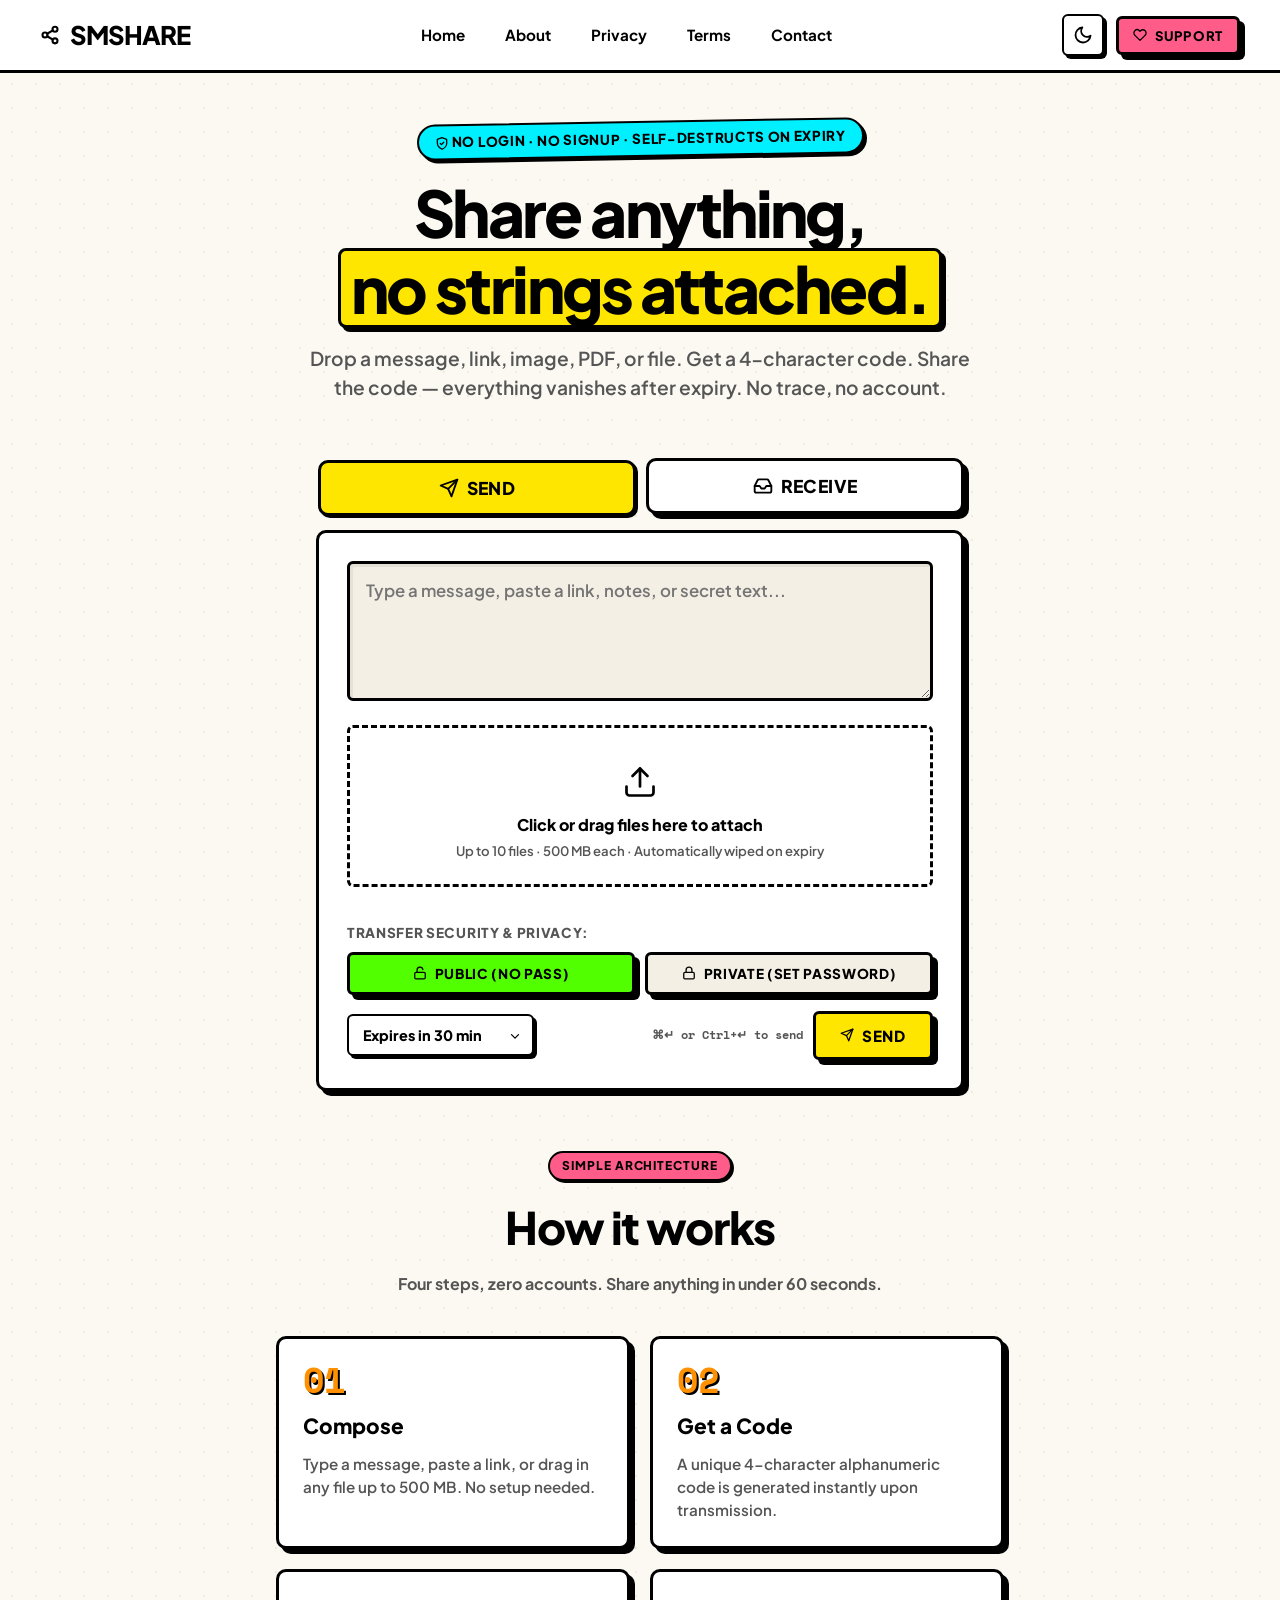
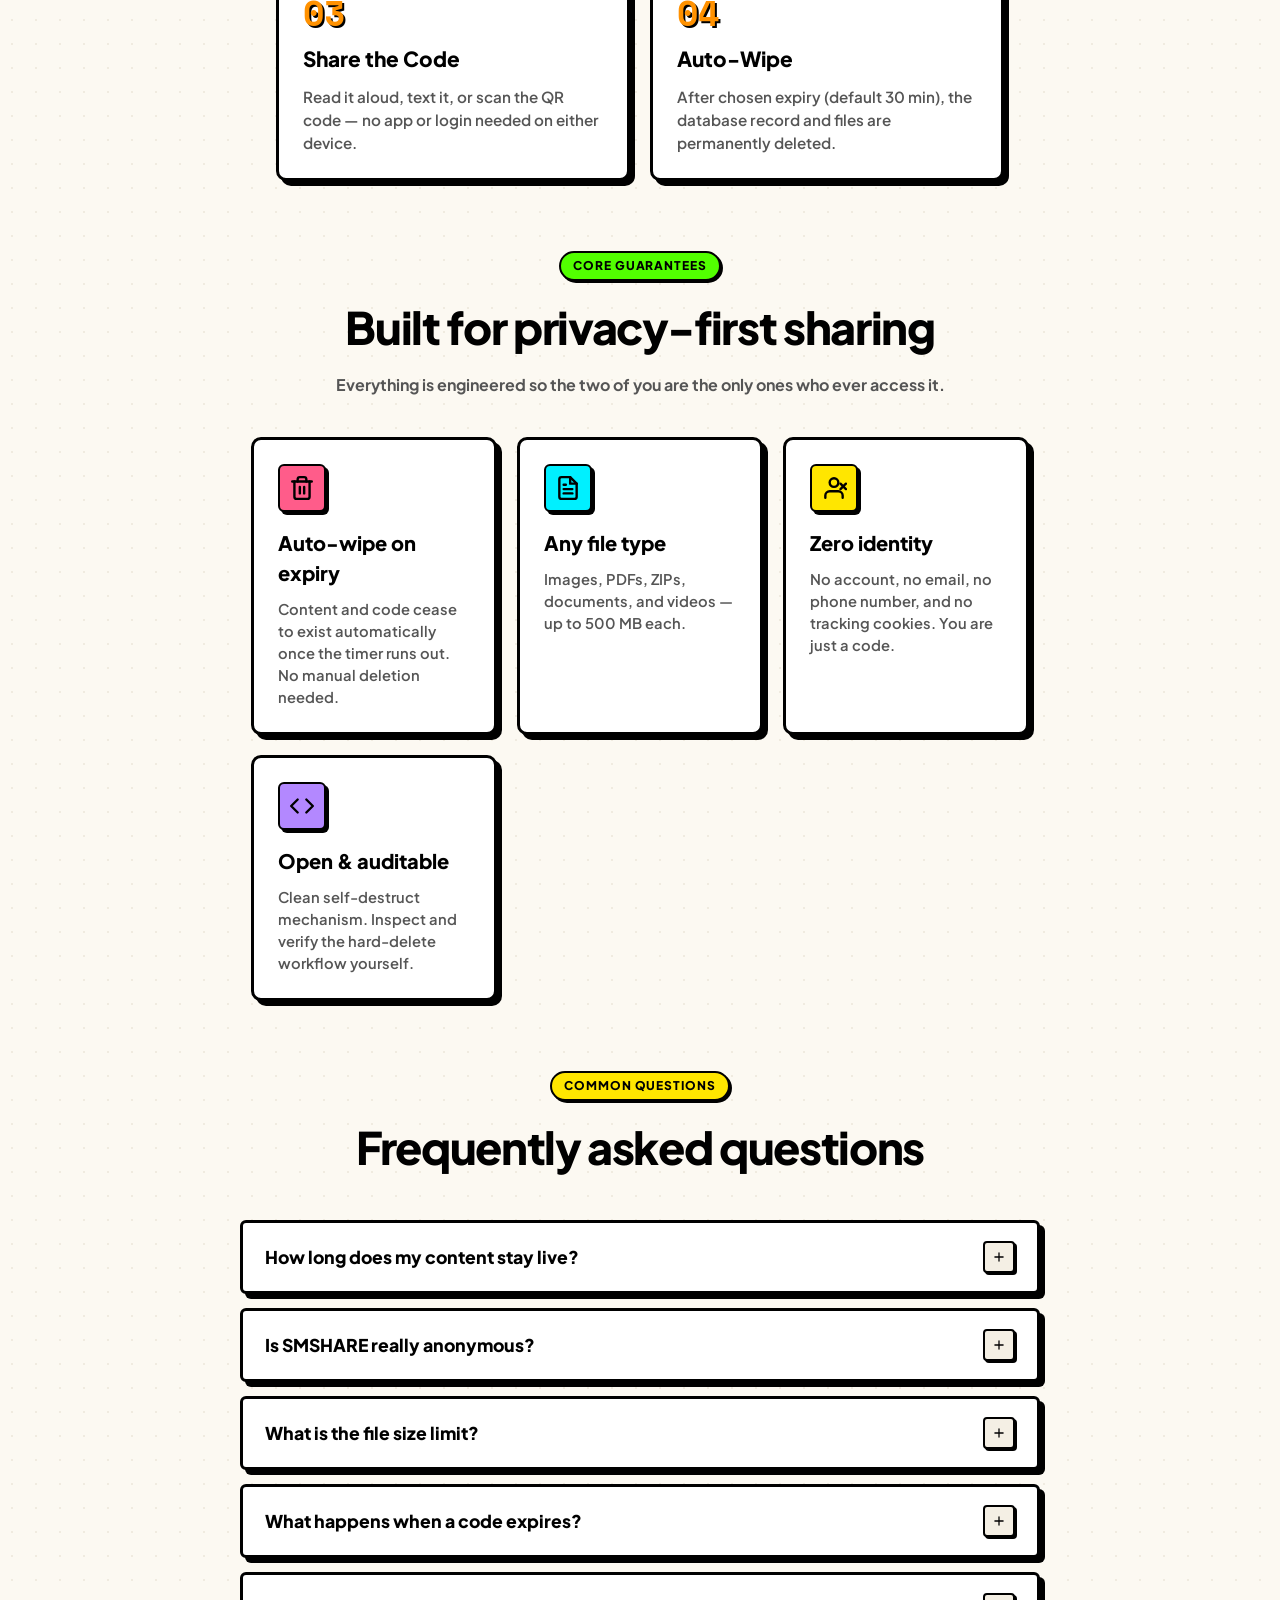
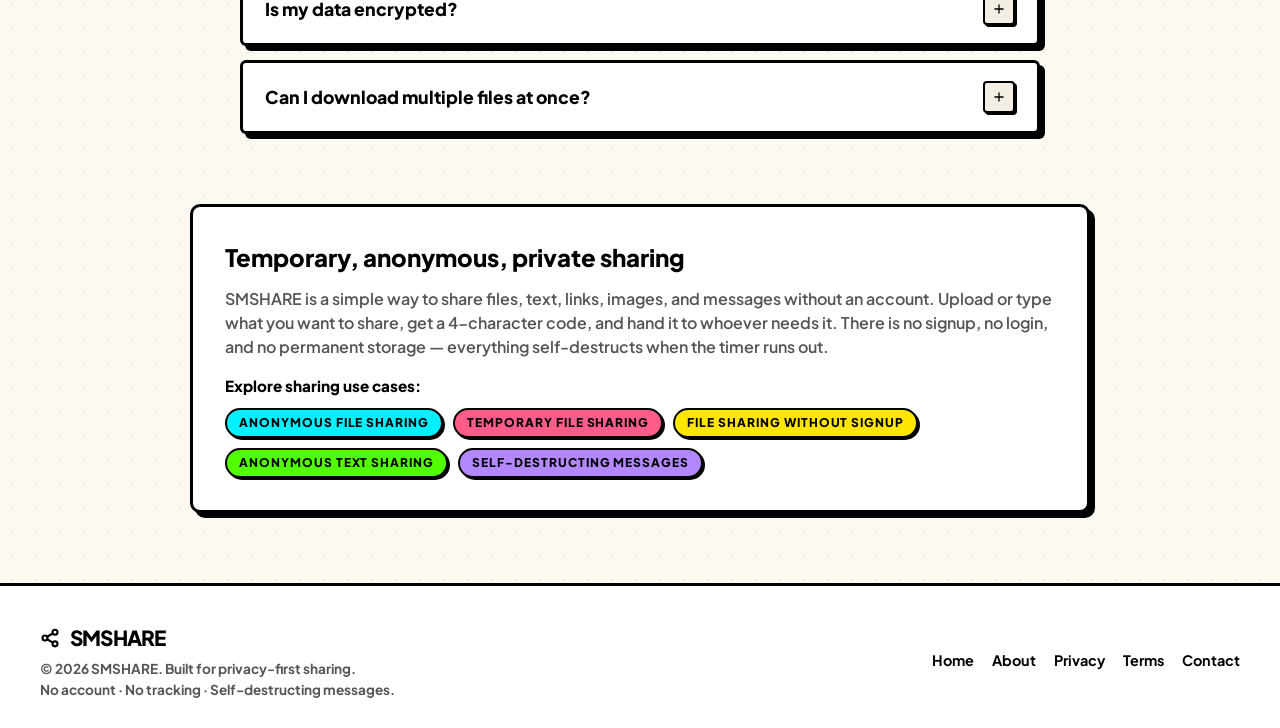
<file: index.html>
<!DOCTYPE html>
<html lang="en" data-theme="light">
<head>
  <meta charset="UTF-8" />
  <meta name="viewport" content="width=device-width, initial-scale=1.0" />
  <title>SMSHARE — Anonymous File & Text Sharing | 4-Character Code</title>
  <meta name="description" content="SMSHARE is a free, zero-identity temporary file and text sharing tool. Upload files up to 500 MB or paste text, get an instant 4-character code, and auto-wipe after expiry." />
  <meta name="keywords" content="smshare, smshare app, smshare online, smshare file sharing, smshare temporary files, anonymous file sharing no signup, pastebin alternative, send files with 4 character code, self-destructing messages" />
  <meta name="robots" content="index, follow, max-snippet:-1, max-image-preview:large, max-video-preview:-1" />
  <meta name="google-site-verification" content="EHlj0Id5_8mBdeLbVHsqxDbhypYkESRUoXduCVfLSgs" />
  <link rel="canonical" href="https://smshare.onrender.com/" />

  <!-- Open Graph / Facebook -->
  <meta property="og:type" content="website" />
  <meta property="og:url" content="https://smshare.onrender.com/" />
  <meta property="og:site_name" content="SMSHARE" />
  <meta property="og:title" content="SMSHARE — Anonymous File & Text Sharing | 4-Character Code" />
  <meta property="og:description" content="Share files and text anonymously with a fast 4-character code. No login, no tracking, auto-wipe on expiry." />
  <meta property="og:image" content="https://smshare.onrender.com/favicon.svg" />

  <!-- Twitter -->
  <meta property="twitter:card" content="summary_large_image" />
  <meta property="twitter:url" content="https://smshare.onrender.com/" />
  <meta property="twitter:title" content="SMSHARE — Anonymous File & Text Sharing | 4-Character Code" />
  <meta property="twitter:description" content="Share files and text anonymously with a fast 4-character code. No login, no tracking, auto-wipe on expiry." />

  <!-- Structured Data (Schema.org JSON-LD for WebApplication & FAQ Rich Results) -->
  <script type="application/ld+json">
  [
    {
      "@context": "https://schema.org",
      "@type": "WebApplication",
      "name": "SMSHARE",
      "alternateName": ["SMShare", "SMSHARE File Sharing", "SMSHARE App"],
      "url": "https://smshare.onrender.com/",
      "description": "Zero-identity, privacy-first temporary file and text sharing tool with instant 4-character codes.",
      "applicationCategory": "UtilitiesApplication",
      "operatingSystem": "All",
      "offers": {
        "@type": "Offer",
        "price": "0",
        "priceCurrency": "USD"
      }
    },
    {
      "@context": "https://schema.org",
      "@type": "FAQPage",
      "mainEntity": [
        {
          "@type": "Question",
          "name": "How long does content stay live on SMSHARE?",
          "acceptedAnswer": {
            "@type": "Answer",
            "text": "By default, 30 minutes. Senders can select 30 minutes, 2 hours, 12 hours, or 24 hours. After expiry, all content and codes are permanently deleted."
          }
        },
        {
          "@type": "Question",
          "name": "Is SMSHARE really anonymous?",
          "acceptedAnswer": {
            "@type": "Answer",
            "text": "Yes. There is no account, no email, no phone number, and no sign-up of any kind. We do not log IP addresses and we do not use tracking cookies."
          }
        },
        {
          "@type": "Question",
          "name": "What is the file size limit on SMSHARE?",
          "acceptedAnswer": {
            "@type": "Answer",
            "text": "Each file can be up to 500 MB, and you can attach up to 10 files at once — including images, PDFs, ZIPs, videos, and documents."
          }
        }
      ]
    }
  ]
  </script>

  <!-- Favicon -->
  <link rel="icon" type="image/svg+xml" href="/favicon.svg" />

  <!-- Google Fonts for Clean Typography -->
  <link rel="preconnect" href="https://fonts.googleapis.com" />
  <link rel="preconnect" href="https://fonts.gstatic.com" crossorigin />
  <link href="https://fonts.googleapis.com/css2?family=Plus+Jakarta+Sans:wght@500;700;800;900&family=Space+Mono:wght@400;700&display=swap" rel="stylesheet" />

  <!-- Stylesheet -->
  <link rel="stylesheet" href="/style.css" />
</head>
<body>

  <!-- Sticky Navbar -->
  <nav class="navbar">
    <div class="nav-container">
      <a href="/" class="brand-logo">
        <svg class="icon icon-md" viewBox="0 0 24 24" style="stroke-width: 2.5;"><circle cx="18" cy="5" r="3"/><circle cx="6" cy="12" r="3"/><circle cx="18" cy="19" r="3"/><line x1="8.59" y1="13.51" x2="15.42" y2="17.49"/><line x1="15.41" y1="6.51" x2="8.59" y2="10.49"/></svg>
        <span>SMSHARE</span>
      </a>

      <ul class="nav-links">
        <li><a href="/">Home</a></li>
        <li><a href="#" data-modal="about">About</a></li>
        <li><a href="#" data-modal="privacy">Privacy</a></li>
        <li><a href="#" data-modal="terms">Terms</a></li>
        <li><a href="#" data-modal="contact">Contact</a></li>
      </ul>

      <div class="nav-actions">
        <button id="themeToggle" class="theme-toggle-btn" title="Toggle Theme" aria-label="Toggle Theme">
          <svg class="icon icon-md" viewBox="0 0 24 24"><path d="M21 12.79A9 9 0 1 1 11.21 3 7 7 0 0 0 21 12.79z"/></svg>
        </button>
        <button class="neo-btn neo-btn-pink" data-modal="contact" style="padding: 8px 14px; font-size: 0.82rem;">
          <svg class="icon icon-sm" viewBox="0 0 24 24"><path d="M20.84 4.61a5.5 5.5 0 0 0-7.78 0L12 5.67l-1.06-1.06a5.5 5.5 0 0 0-7.78 7.78l1.06 1.06L12 21.23l7.78-7.78 1.06-1.06a5.5 5.5 0 0 0 0-7.78z"/></svg>
          SUPPORT
        </button>
      </div>
    </div>
  </nav>

  <!-- Hero Header -->
  <header class="hero-section">
    <div class="hero-pill-badge">
      <svg class="icon icon-sm" viewBox="0 0 24 24"><path d="M12 22s8-4 8-10V5l-8-3-8 3v7c0 6 8 10 8 10z"/><polyline points="9 12 11 14 15 10"/></svg>
      <span>NO LOGIN · NO SIGNUP · SELF-DESTRUCTS ON EXPIRY</span>
    </div>
    <h1 class="hero-title">
      Share anything,<br />
      <span class="hero-highlight">no strings attached.</span>
    </h1>
    <p class="hero-subtitle">
      Drop a message, link, image, PDF, or file. Get a 4-character code. Share the code — everything vanishes after expiry. No trace, no account.
    </p>
  </header>

  <!-- Main Sharing Terminal -->
  <main class="share-container">
    <!-- Tabs -->
    <div class="tab-nav">
      <button id="tabSend" class="tab-btn active" type="button">
        <svg class="icon icon-md" viewBox="0 0 24 24"><line x1="22" y1="2" x2="11" y2="13"/><polygon points="22 2 15 22 11 13 2 9 22 2"/></svg>
        <span>SEND</span>
      </button>
      <button id="tabReceive" class="tab-btn" type="button">
        <svg class="icon icon-md" viewBox="0 0 24 24"><polyline points="22 12 16 12 14 15 10 15 8 12 2 12"/><path d="M5.45 5.11L2 12v6a2 2 0 0 0 2 2h16a2 2 0 0 0 2-2v-6l-3.45-6.89A2 2 0 0 0 16.76 4H7.24a2 2 0 0 0-1.79 1.11z"/></svg>
        <span>RECEIVE</span>
      </button>
    </div>

    <!-- Interactive Card -->
    <div class="neo-box share-card">

      <!-- SEND PANEL -->
      <section id="panelSend" class="panel-section active">
        <!-- Form view -->
        <div id="sendFormContainer">
          <textarea
            id="messageInput"
            class="text-input-area"
            placeholder="Type a message, paste a link, notes, or secret text..."
          ></textarea>

          <!-- Dropzone -->
          <div id="dropzone" class="dropzone">
            <input type="file" id="fileInput" multiple style="display: none;" />
            <div class="dropzone-icon" style="color: var(--text-main);">
              <svg class="icon icon-xl" viewBox="0 0 24 24" style="stroke-width:1.8;"><path d="M21 15v4a2 2 0 0 1-2 2H5a2 2 0 0 1-2-2v-4"/><polyline points="17 8 12 3 7 8"/><line x1="12" y1="3" x2="12" y2="15"/></svg>
            </div>
            <div class="dropzone-text">Click or drag files here to attach</div>
            <div class="dropzone-hint">Up to 10 files · 500 MB each · Automatically wiped on expiry</div>
          </div>

          <!-- Selected Files List -->
          <div id="fileList" class="file-list"></div>

          <!-- Visibility: Public vs Private (Password) -->
          <div style="margin-bottom: 16px;">
            <div style="font-weight: 800; font-size: 0.85rem; text-transform: uppercase; letter-spacing: 0.05em; color: var(--text-muted); margin-bottom: 8px;">
              Transfer Security & Privacy:
            </div>
            <div style="display: flex; gap: 10px;">
              <button type="button" id="visPublicBtn" class="neo-btn neo-btn-lime" style="flex: 1; padding: 10px; font-size: 0.85rem;">
                <svg class="icon icon-sm" viewBox="0 0 24 24"><rect x="3" y="11" width="18" height="11" rx="2" ry="2"/><path d="M7 11V7a5 5 0 0 1 9.9-1"/></svg>
                <span>PUBLIC (NO PASS)</span>
              </button>
              <button type="button" id="visPrivateBtn" class="neo-btn" style="flex: 1; padding: 10px; font-size: 0.85rem; background: var(--surface-secondary);">
                <svg class="icon icon-sm" viewBox="0 0 24 24"><rect x="3" y="11" width="18" height="11" rx="2" ry="2"/><path d="M7 11V7a5 5 0 0 1 10 0v4"/></svg>
                <span>PRIVATE (SET PASSWORD)</span>
              </button>
            </div>
            <div id="passwordFieldContainer" style="display: none; margin-top: 10px;">
              <input
                type="text"
                id="sharePasswordInput"
                placeholder="Set file password (any letters, numbers, or symbols)..."
                autocomplete="off"
                style="width: 100%; padding: 12px; border: var(--border-width) solid var(--border-color); border-radius: var(--radius-sm); font-family: var(--font-mono); font-size: 0.95rem; background: var(--surface); color: var(--text-main); outline: none; font-weight: 700;"
              />
              <div style="font-size: 0.78rem; font-weight: 700; color: var(--text-muted); margin-top: 4px;">
                Anyone receiving this 4-character code must enter this password to view or download.
              </div>
            </div>
          </div>

          <!-- Bottom Controls -->
          <div class="card-controls">
            <div class="expiry-select-wrapper">
              <select id="expirySelect" class="expiry-select">
                <option value="0.5" selected>Expires in 30 min</option>
                <option value="2">Expires in 2 hours</option>
                <option value="12">Expires in 12 hours</option>
                <option value="24">Expires in 24 hours</option>
              </select>
              <span class="expiry-select-icon">
                <svg class="icon icon-sm" viewBox="0 0 24 24"><polyline points="6 9 12 15 18 9"/></svg>
              </span>
            </div>

            <div class="send-action-wrapper">
              <span class="shortcut-hint">⌘↵ or Ctrl+↵ to send</span>
              <button id="sendBtn" class="neo-btn neo-btn-primary" type="button">
                <svg class="icon icon-sm" viewBox="0 0 24 24"><line x1="22" y1="2" x2="11" y2="13"/><polygon points="22 2 15 22 11 13 2 9 22 2"/></svg>
                <span>SEND</span>
              </button>
            </div>
          </div>

          <!-- Progress Bar -->
          <div id="uploadProgress" class="progress-container">
            <div class="progress-bar-outer">
              <div id="progressBar" class="progress-bar-inner"></div>
            </div>
            <div id="progressText" class="progress-text">0%</div>
          </div>
        </div>

        <!-- Success Result View -->
        <div id="sendResultContainer" class="result-box">
          <div class="neo-badge result-badge">
            <svg class="icon icon-sm" viewBox="0 0 24 24"><path d="M22 11.08V12a10 10 0 1 1-5.93-9.14"/><polyline points="22 4 12 14.01 9 11.01"/></svg>
            <span>PAYLOAD READY TO SHARE</span>
          </div>

          <div class="big-code-container">
            <div style="font-size: 0.85rem; font-weight: 800; text-transform: uppercase; letter-spacing: 0.05em;">
              Your 4-Character Share Code
            </div>
            <div id="generatedCodeDisplay" class="big-code">----</div>
            <div class="big-code-actions">
              <button id="copyCodeBtn" class="neo-btn neo-btn-cyan" type="button" style="padding: 8px 16px;">
                <svg class="icon icon-sm" viewBox="0 0 24 24"><rect x="9" y="9" width="13" height="13" rx="2" ry="2"/><path d="M5 15H4a2 2 0 0 1-2-2V4a2 2 0 0 1 2-2h9a2 2 0 0 1 2 2v1"/></svg>
                <span>COPY CODE</span>
              </button>
              <button id="copyLinkBtn" class="neo-btn neo-btn-lime" type="button" style="padding: 8px 16px;">
                <svg class="icon icon-sm" viewBox="0 0 24 24"><path d="M10 13a5 5 0 0 0 7.54.54l3-3a5 5 0 0 0-7.07-7.07l-1.72 1.71"/><path d="M14 11a5 5 0 0 0-7.54-.54l-3 3a5 5 0 0 0 7.07 7.07l1.71-1.71"/></svg>
                <span>COPY DIRECT LINK</span>
              </button>
            </div>
          </div>

          <!-- QR Code Container -->
          <div class="qr-container">
            <div style="font-size: 0.85rem; font-weight: 800; text-transform: uppercase; display: flex; align-items: center; gap: 6px;">
              <svg class="icon icon-sm" viewBox="0 0 24 24"><rect x="5" y="2" width="14" height="20" rx="2" ry="2"/><line x1="12" y1="18" x2="12.01" y2="18"/></svg>
              <span>Scan with Mobile Camera</span>
            </div>
            <div id="qrBox"></div>
          </div>

          <!-- Countdown -->
          <div id="sendCountdown" class="timer-box">
            <svg class="icon icon-sm" viewBox="0 0 24 24"><circle cx="12" cy="12" r="10"/><polyline points="12 6 12 12 16 14"/></svg>
            <span>Wipes in <strong>29m 59s</strong></span>
          </div>

          <div style="margin-top: 24px;">
            <button id="sendAnotherBtn" class="neo-btn neo-btn-pink" type="button">
              <svg class="icon icon-sm" viewBox="0 0 24 24"><line x1="12" y1="5" x2="12" y2="19"/><line x1="5" y1="12" x2="19" y2="12"/></svg>
              <span>CREATE ANOTHER SHARE</span>
            </button>
          </div>
        </div>
      </section>

      <!-- RECEIVE PANEL -->
      <section id="panelReceive" class="panel-section">
        <div class="receive-form">
          <div style="font-weight: 800; font-size: 1rem;">
            Enter 4-character code to retrieve shared content:
          </div>

          <div class="code-input-wrapper">
            <input
              type="text"
              id="receiveCodeInput"
              class="code-input"
              placeholder="ABCD"
              maxlength="4"
              autocomplete="off"
              spellcheck="false"
            />
          </div>

          <button id="receiveBtn" class="neo-btn neo-btn-cyan" type="button">
            <svg class="icon icon-sm" viewBox="0 0 24 24"><polyline points="22 12 16 12 14 15 10 15 8 12 2 12"/><path d="M5.45 5.11L2 12v6a2 2 0 0 0 2 2h16a2 2 0 0 0 2-2v-6l-3.45-6.89A2 2 0 0 0 16.76 4H7.24a2 2 0 0 0-1.79 1.11z"/></svg>
            <span>RETRIEVE CONTENT</span>
          </button>
        </div>

        <!-- Password Prompt Card for Private Shares -->
        <div id="privatePasswordCard" style="display: none; margin-top: 20px; padding: 22px; background: var(--surface-secondary); border: var(--border-width) solid var(--border-color); box-shadow: var(--shadow-hard); border-radius: var(--radius-sm);">
          <div style="font-weight: 900; font-size: 1.15rem; margin-bottom: 6px; display: flex; align-items: center; gap: 8px;">
            <svg class="icon icon-md" viewBox="0 0 24 24" style="color: var(--accent-pink);"><rect x="3" y="11" width="18" height="11" rx="2" ry="2"/><path d="M7 11V7a5 5 0 0 1 10 0v4"/></svg>
            <span>Password Protected Transfer</span>
          </div>
          <p style="font-size: 0.92rem; color: var(--text-muted); font-weight: 700; margin-bottom: 14px;">
            This transfer was locked with a private password by the sender. Enter the password below to unlock:
          </p>
          <div style="display: flex; gap: 10px; flex-wrap: wrap;">
            <input
              type="password"
              id="receivePasswordInput"
              placeholder="Enter transfer password..."
              style="flex: 1; min-width: 220px; padding: 12px 14px; border: 2px solid var(--border-color); border-radius: 4px; font-family: var(--font-mono); font-size: 1.05rem; background: var(--surface); color: var(--text-main); font-weight: 700; outline: none;"
            />
            <button type="button" id="unlockBtn" class="neo-btn neo-btn-primary" style="padding: 12px 20px;">
              <span>UNLOCK PAYLOAD</span>
            </button>
          </div>
        </div>

        <!-- Loading spinner -->
        <div id="receiveLoading" style="display: none; text-align: center; padding: 24px;">
          <div class="neo-badge" style="background: var(--accent-yellow); font-size: 1rem; padding: 8px 20px;">
            <svg class="icon icon-sm" viewBox="0 0 24 24"><circle cx="11" cy="11" r="8"/><line x1="21" y1="21" x2="16.65" y2="16.65"/></svg>
            <span>SEARCHING PAYLOAD...</span>
          </div>
        </div>

        <!-- Received View -->
        <div id="receivedContentBox" class="received-content-box" style="margin-top: 24px;">
          <div class="received-header">
            <div class="neo-badge" style="background: var(--accent-lime); color: #000;">
              <svg class="icon icon-sm" viewBox="0 0 24 24"><polyline points="20 6 9 17 4 12"/></svg>
              <span>PAYLOAD VERIFIED & ACTIVE</span>
            </div>
            <div id="receiveCountdown" class="timer-box" style="margin-top: 0;">
              <svg class="icon icon-sm" viewBox="0 0 24 24"><circle cx="12" cy="12" r="10"/><polyline points="12 6 12 12 16 14"/></svg>
              <span>Wipes in <strong>--</strong></span>
            </div>
          </div>

          <!-- Text payload -->
          <div id="textPayloadCard" class="text-payload-card" style="display: none;">
            <button id="copyTextBtn" class="neo-btn neo-btn-yellow copy-text-btn" type="button" style="padding: 4px 10px; font-size: 0.75rem;">
              <svg class="icon icon-sm" viewBox="0 0 24 24"><rect x="9" y="9" width="13" height="13" rx="2" ry="2"/><path d="M5 15H4a2 2 0 0 1-2-2V4a2 2 0 0 1 2-2h9a2 2 0 0 1 2 2v1"/></svg>
              <span>COPY TEXT</span>
            </button>
            <div id="textPayloadContent" class="text-payload-content"></div>
          </div>

          <!-- Files payload -->
          <div id="filesContainer" style="display: none;">
            <div style="display: flex; align-items: center; justify-content: space-between; margin-bottom: 12px; flex-wrap: wrap; gap: 8px;">
              <span style="font-weight: 900; font-size: 1.1rem;">ATTACHED FILES</span>
              <button id="downloadAllZipBtn" class="neo-btn neo-btn-purple" type="button" style="padding: 8px 16px; font-size: 0.85rem;">
                <svg class="icon icon-sm" viewBox="0 0 24 24"><polyline points="21 8 21 21 3 21 3 8"/><rect x="1" y="3" width="22" height="5"/><line x1="10" y1="12" x2="14" y2="12"/></svg>
                <span>DOWNLOAD ALL AS ZIP</span>
              </button>
            </div>
            <div id="filesListReceived" class="download-files-grid"></div>
          </div>
        </div>
      </section>

    </div>
  </main>

  <!-- How It Works Section -->
  <section class="section-wrapper">
    <div class="section-header">
      <div class="neo-badge section-tag">SIMPLE ARCHITECTURE</div>
      <h2 class="section-title">How it works</h2>
      <p style="font-weight: 700; color: var(--text-muted);">
        Four steps, zero accounts. Share anything in under 60 seconds.
      </p>
    </div>

    <div class="steps-grid">
      <div class="step-card">
        <div class="step-num">01</div>
        <div class="step-title">Compose</div>
        <div class="step-desc">
          Type a message, paste a link, or drag in any file up to 500 MB. No setup needed.
        </div>
      </div>

      <div class="step-card">
        <div class="step-num">02</div>
        <div class="step-title">Get a Code</div>
        <div class="step-desc">
          A unique 4-character alphanumeric code is generated instantly upon transmission.
        </div>
      </div>

      <div class="step-card">
        <div class="step-num">03</div>
        <div class="step-title">Share the Code</div>
        <div class="step-desc">
          Read it aloud, text it, or scan the QR code — no app or login needed on either device.
        </div>
      </div>

      <div class="step-card">
        <div class="step-num">04</div>
        <div class="step-title">Auto-Wipe</div>
        <div class="step-desc">
          After chosen expiry (default 30 min), the database record and files are permanently deleted.
        </div>
      </div>
    </div>
  </section>

  <!-- Built for Privacy-First Sharing -->
  <section class="section-wrapper">
    <div class="section-header">
      <div class="neo-badge section-tag" style="background: var(--accent-lime);">CORE GUARANTEES</div>
      <h2 class="section-title">Built for privacy-first sharing</h2>
      <p style="font-weight: 700; color: var(--text-muted);">
        Everything is engineered so the two of you are the only ones who ever access it.
      </p>
    </div>

    <div class="features-grid">
      <div class="feature-card">
        <div class="feature-icon-badge" style="background: var(--accent-pink);">
          <svg class="icon icon-lg" viewBox="0 0 24 24"><polyline points="3 6 5 6 21 6"/><path d="M19 6v14a2 2 0 0 1-2 2H7a2 2 0 0 1-2-2V6m3 0V4a2 2 0 0 1 2-2h4a2 2 0 0 1 2 2v2"/><line x1="10" y1="11" x2="10" y2="17"/><line x1="14" y1="11" x2="14" y2="17"/></svg>
        </div>
        <div class="feature-title">Auto-wipe on expiry</div>
        <div class="feature-desc">
          Content and code cease to exist automatically once the timer runs out. No manual deletion needed.
        </div>
      </div>

      <div class="feature-card">
        <div class="feature-icon-badge" style="background: var(--accent-cyan);">
          <svg class="icon icon-lg" viewBox="0 0 24 24"><path d="M14 2H6a2 2 0 0 0-2 2v16a2 2 0 0 0 2 2h12a2 2 0 0 0 2-2V8z"/><polyline points="14 2 14 8 20 8"/><line x1="16" y1="13" x2="8" y2="13"/><line x1="16" y1="17" x2="8" y2="17"/><polyline points="10 9 9 9 8 9"/></svg>
        </div>
        <div class="feature-title">Any file type</div>
        <div class="feature-desc">
          Images, PDFs, ZIPs, documents, and videos — up to 500 MB each.
        </div>
      </div>

      <div class="feature-card">
        <div class="feature-icon-badge" style="background: var(--accent-yellow);">
          <svg class="icon icon-lg" viewBox="0 0 24 24"><path d="M20 21v-2a4 4 0 0 0-4-4H8a4 4 0 0 0-4 4v2"/><circle cx="12" cy="7" r="4"/><line x1="18" y1="8" x2="23" y2="13"/><line x1="23" y1="8" x2="18" y2="13"/></svg>
        </div>
        <div class="feature-title">Zero identity</div>
        <div class="feature-desc">
          No account, no email, no phone number, and no tracking cookies. You are just a code.
        </div>
      </div>

      <div class="feature-card">
        <div class="feature-icon-badge" style="background: var(--accent-purple);">
          <svg class="icon icon-lg" viewBox="0 0 24 24"><polyline points="16 18 22 12 16 6"/><polyline points="8 6 2 12 8 18"/></svg>
        </div>
        <div class="feature-title">Open & auditable</div>
        <div class="feature-desc">
          Clean self-destruct mechanism. Inspect and verify the hard-delete workflow yourself.
        </div>
      </div>
    </div>
  </section>

  <!-- FAQ Accordion -->
  <section class="section-wrapper">
    <div class="section-header">
      <div class="neo-badge section-tag" style="background: var(--accent-yellow);">COMMON QUESTIONS</div>
      <h2 class="section-title">Frequently asked questions</h2>
    </div>

    <div class="faq-list">
      <div class="faq-item">
        <div class="faq-question">
          <span>How long does my content stay live?</span>
          <span class="faq-icon">
            <svg class="icon icon-sm" viewBox="0 0 24 24"><line x1="12" y1="5" x2="12" y2="19"/><line x1="5" y1="12" x2="19" y2="12"/></svg>
          </span>
        </div>
        <div class="faq-answer">
          By default, 30 minutes. Before sending you can choose 30 minutes, 2 hours, 12 hours, or 24 hours. When the time is up, the content and its code are hard-deleted — there is no way to recover them.
        </div>
      </div>

      <div class="faq-item">
        <div class="faq-question">
          <span>Is SMSHARE really anonymous?</span>
          <span class="faq-icon">
            <svg class="icon icon-sm" viewBox="0 0 24 24"><line x1="12" y1="5" x2="12" y2="19"/><line x1="5" y1="12" x2="19" y2="12"/></svg>
          </span>
        </div>
        <div class="faq-answer">
          Yes. There is no account, no email, no phone number, and no sign-up of any kind. We do not log IP addresses and we do not use cross-site tracking cookies to identify you.
        </div>
      </div>

      <div class="faq-item">
        <div class="faq-question">
          <span>What is the file size limit?</span>
          <span class="faq-icon">
            <svg class="icon icon-sm" viewBox="0 0 24 24"><line x1="12" y1="5" x2="12" y2="19"/><line x1="5" y1="12" x2="19" y2="12"/></svg>
          </span>
        </div>
        <div class="faq-answer">
          Each file can be up to 500 MB, and you can attach up to 10 files at once — images, PDFs, ZIPs, videos, audio, and documents.
        </div>
      </div>

      <div class="faq-item">
        <div class="faq-question">
          <span>What happens when a code expires?</span>
          <span class="faq-icon">
            <svg class="icon icon-sm" viewBox="0 0 24 24"><line x1="12" y1="5" x2="12" y2="19"/><line x1="5" y1="12" x2="19" y2="12"/></svg>
          </span>
        </div>
        <div class="faq-answer">
          The code stops working permanently. Entering an expired code returns nothing, and the database record along with any stored files are immediately purged from disk.
        </div>
      </div>

      <div class="faq-item">
        <div class="faq-question">
          <span>Is my data encrypted?</span>
          <span class="faq-icon">
            <svg class="icon icon-sm" viewBox="0 0 24 24"><line x1="12" y1="5" x2="12" y2="19"/><line x1="5" y1="12" x2="19" y2="12"/></svg>
          </span>
        </div>
        <div class="faq-answer">
          All traffic is transmitted over HTTPS (TLS). Files are saved with randomized internal IDs in temporary self-purging storage partitions.
        </div>
      </div>

      <div class="faq-item">
        <div class="faq-question">
          <span>Can I download multiple files at once?</span>
          <span class="faq-icon">
            <svg class="icon icon-sm" viewBox="0 0 24 24"><line x1="12" y1="5" x2="12" y2="19"/><line x1="5" y1="12" x2="19" y2="12"/></svg>
          </span>
        </div>
        <div class="faq-answer">
          Yes! If a sender uploads multiple files, you can preview and download them individually or click the "Download All as ZIP" button to get everything bundled in one archive.
        </div>
      </div>
    </div>
  </section>

  <!-- Deep Dive / SEO Section -->
  <section class="section-wrapper">
    <div class="seo-card">
      <h3>Temporary, anonymous, private sharing</h3>
      <p>
        SMSHARE is a simple way to share files, text, links, images, and messages without an account. Upload or type what you want to share, get a 4-character code, and hand it to whoever needs it. There is no signup, no login, and no permanent storage — everything self-destructs when the timer runs out.
      </p>
      <div style="font-weight: 800; margin-bottom: 10px; font-size: 0.95rem;">
        Explore sharing use cases:
      </div>
      <div class="seo-chips">
        <span class="neo-badge" style="background: var(--accent-cyan); color: #000;">Anonymous file sharing</span>
        <span class="neo-badge" style="background: var(--accent-pink); color: #000;">Temporary file sharing</span>
        <span class="neo-badge" style="background: var(--accent-yellow); color: #000;">File sharing without signup</span>
        <span class="neo-badge" style="background: var(--accent-lime); color: #000;">Anonymous text sharing</span>
        <span class="neo-badge" style="background: var(--accent-purple); color: #000;">Self-destructing messages</span>
      </div>
    </div>
  </section>

  <!-- Footer -->
  <footer class="footer">
    <div class="footer-container">
      <div>
        <div class="brand-logo" style="font-size: 1.3rem; margin-bottom: 6px;">
          <svg class="icon icon-md" viewBox="0 0 24 24" style="stroke-width: 2.5;"><circle cx="18" cy="5" r="3"/><circle cx="6" cy="12" r="3"/><circle cx="18" cy="19" r="3"/><line x1="8.59" y1="13.51" x2="15.42" y2="17.49"/><line x1="15.41" y1="6.51" x2="8.59" y2="10.49"/></svg>
          <span>SMSHARE</span>
        </div>
        <div class="footer-note">
          © 2026 SMSHARE. Built for privacy-first sharing.<br />
          No account · No tracking · Self-destructing messages.
        </div>
      </div>

      <div class="footer-nav">
        <a href="/">Home</a>
        <a href="#" data-modal="about">About</a>
        <a href="#" data-modal="privacy">Privacy</a>
        <a href="#" data-modal="terms">Terms</a>
        <a href="#" data-modal="contact">Contact</a>
      </div>
    </div>
  </footer>

  <!-- Modal Overlay -->
  <div id="modalOverlay" class="modal-overlay">
    <div class="modal-content">
      <div class="modal-header">
        <h3 id="modalTitle" class="modal-title">Modal</h3>
        <button id="modalCloseBtn" class="modal-close-btn" type="button">×</button>
      </div>
      <div id="modalBody" class="modal-body"></div>
    </div>
  </div>

  <!-- Toast Notification Container -->
  <div id="toastContainer" class="toast-container"></div>

  <!-- Scripts -->
  <script src="/app.js"></script>
</body>
</html>
</file>
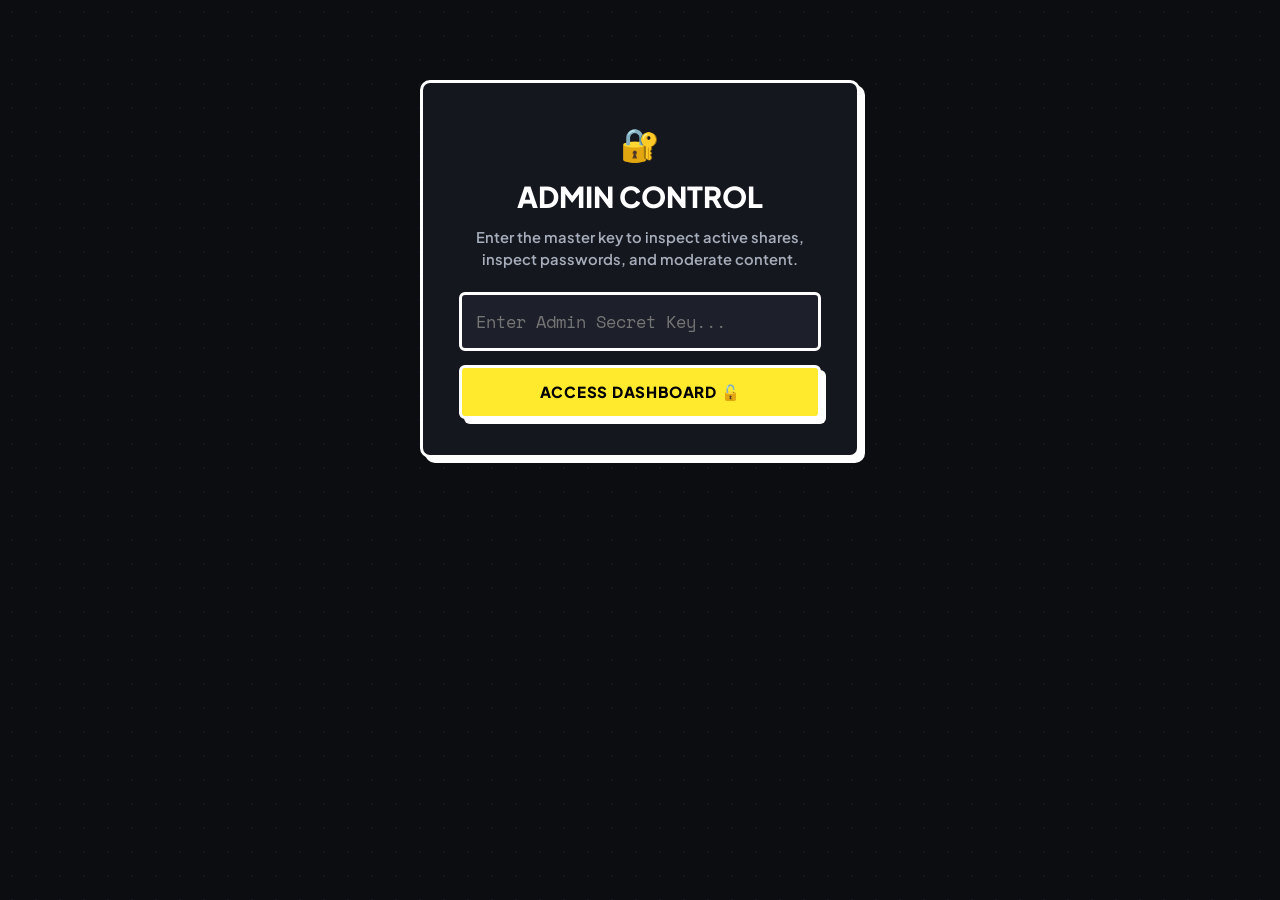
<file: admin.html>
<!DOCTYPE html>
<html lang="en" data-theme="dark">
<head>
  <meta charset="UTF-8" />
  <meta name="viewport" content="width=device-width, initial-scale=1.0" />
  <title>SMSHARE — Secret Admin Control Center</title>
  <meta name="robots" content="noindex, nofollow" />
  
  <link rel="icon" type="image/svg+xml" href="/favicon.svg" />
  <link rel="preconnect" href="https://fonts.googleapis.com" />
  <link rel="preconnect" href="https://fonts.gstatic.com" crossorigin />
  <link href="https://fonts.googleapis.com/css2?family=Plus+Jakarta+Sans:wght@600;700;800;900&family=Space+Mono:wght@400;700&display=swap" rel="stylesheet" />
  <link rel="stylesheet" href="/style.css" />

  <style>
    .admin-container {
      max-width: 1200px;
      margin: 32px auto;
      padding: 0 20px;
    }
    .admin-stats-grid {
      display: grid;
      grid-template-columns: repeat(auto-fit, minmax(220px, 1fr));
      gap: 16px;
      margin-bottom: 28px;
    }
    .admin-stat-card {
      padding: 20px;
      background: var(--surface);
      border: var(--border-width) solid var(--border-color);
      box-shadow: var(--shadow-hard);
      border-radius: var(--radius-sm);
    }
    .stat-label {
      font-size: 0.85rem;
      font-weight: 800;
      color: var(--text-muted);
      text-transform: uppercase;
      letter-spacing: 0.05em;
      margin-bottom: 6px;
    }
    .stat-val {
      font-size: 2rem;
      font-weight: 900;
      font-family: var(--font-mono);
    }
    .share-row-card {
      padding: 22px;
      background: var(--surface);
      border: var(--border-width) solid var(--border-color);
      box-shadow: var(--shadow-hard);
      border-radius: var(--radius-sm);
      margin-bottom: 16px;
      display: flex;
      flex-direction: column;
      gap: 14px;
    }
    .share-header-bar {
      display: flex;
      align-items: center;
      justify-content: space-between;
      flex-wrap: wrap;
      gap: 12px;
      border-bottom: 2px solid var(--border-color);
      padding-bottom: 12px;
    }
    .admin-code-badge {
      font-family: var(--font-mono);
      font-size: 1.6rem;
      font-weight: 900;
      background: var(--accent-yellow);
      color: #000;
      padding: 4px 14px;
      border: 2px solid #000;
      box-shadow: 2px 2px 0px #000;
      border-radius: 4px;
      letter-spacing: 0.1em;
    }
    .pass-reveal-box {
      font-family: var(--font-mono);
      font-weight: 800;
      font-size: 0.9rem;
      background: var(--surface-secondary);
      border: 2px solid var(--border-color);
      padding: 4px 10px;
      border-radius: 4px;
      cursor: pointer;
      display: inline-flex;
      align-items: center;
      gap: 6px;
    }
    .admin-login-box {
      max-width: 440px;
      margin: 80px auto;
      padding: 36px;
      text-align: center;
    }
  </style>
</head>
<body data-theme="dark">

  <!-- ADMIN LOGIN VIEW -->
  <div id="adminLoginView" class="admin-login-box neo-box">
    <div style="font-size: 2rem; margin-bottom: 8px;">🔐</div>
    <h2 style="font-weight: 900; font-size: 1.8rem; margin-bottom: 8px;">ADMIN CONTROL</h2>
    <p style="font-size: 0.92rem; color: var(--text-muted); font-weight: 600; margin-bottom: 22px;">
      Enter the master key to inspect active shares, inspect passwords, and moderate content.
    </p>

    <form id="loginForm" style="display: flex; flex-direction: column; gap: 14px;">
      <input
        type="password"
        id="adminKeyInput"
        placeholder="Enter Admin Secret Key..."
        required
        style="padding: 14px; border: var(--border-width) solid var(--border-color); border-radius: var(--radius-sm); font-family: var(--font-mono); font-size: 1.05rem; background: var(--surface-secondary); color: var(--text-main); outline: none;"
      />
      <button type="submit" class="neo-btn neo-btn-primary" style="padding: 14px;">
        ACCESS DASHBOARD 🔓
      </button>
    </form>
  </div>

  <!-- ADMIN DASHBOARD VIEW -->
  <div id="adminDashboardView" style="display: none;">
    <!-- Admin Navbar -->
    <nav class="navbar">
      <div class="nav-container">
        <div class="brand-logo">
          <span>⚡ SMSHARE</span>
          <span class="neo-badge" style="background: var(--accent-pink); color: #000; font-size: 0.75rem;">ADMIN PANEL</span>
        </div>

        <div class="nav-actions">
          <button id="refreshBtn" class="neo-btn neo-btn-cyan" style="padding: 8px 14px; font-size: 0.85rem;">
            🔄 REFRESH
          </button>
          <a href="/" target="_blank" class="neo-btn neo-btn-lime" style="padding: 8px 14px; font-size: 0.85rem;">
            🌐 VIEW SITE
          </a>
          <button id="logoutBtn" class="neo-btn" style="padding: 8px 14px; font-size: 0.85rem; background: var(--surface-secondary);">
            LOGOUT
          </button>
        </div>
      </div>
    </nav>

    <div class="admin-container">
      <!-- Statistics -->
      <div class="admin-stats-grid">
        <div class="admin-stat-card">
          <div class="stat-label">Active Shares</div>
          <div id="statActiveShares" class="stat-val">0</div>
        </div>
        <div class="admin-stat-card">
          <div class="stat-label">Total Files Stored</div>
          <div id="statTotalFiles" class="stat-val">0</div>
        </div>
        <div class="admin-stat-card">
          <div class="stat-label">Disk Storage Used</div>
          <div id="statTotalStorage" class="stat-val">0 MB</div>
        </div>
        <div class="admin-stat-card">
          <div class="stat-label">Auto-Wipe Purge Engine</div>
          <div class="stat-val" style="color: var(--accent-lime); font-size: 1.4rem;">ACTIVE (20s)</div>
        </div>
      </div>

      <!-- Controls & Search -->
      <div style="display: flex; align-items: center; justify-content: space-between; flex-wrap: wrap; gap: 12px; margin-bottom: 20px;">
        <h2 style="font-weight: 900; font-size: 1.6rem;">Live Active Transfers</h2>
        <div style="display: flex; gap: 10px;">
          <input
            type="text"
            id="searchInput"
            placeholder="Search code or filename..."
            style="padding: 10px 14px; border: 2px solid var(--border-color); border-radius: 6px; background: var(--surface); color: var(--text-main); font-weight: 700; outline: none; min-width: 260px;"
          />
        </div>
      </div>

      <!-- Active Shares List Container -->
      <div id="sharesListContainer">
        <div style="text-align: center; padding: 48px; color: var(--text-muted); font-weight: 700;">
          Loading active shares...
        </div>
      </div>
    </div>
  </div>

  <!-- Toast Notification Container -->
  <div id="toastContainer" class="toast-container"></div>

  <script>
    const ADMIN_KEY_STORAGE = "smshare_admin_key";
    let activeSharesData = [];

    const adminLoginView = document.getElementById("adminLoginView");
    const adminDashboardView = document.getElementById("adminDashboardView");
    const loginForm = document.getElementById("loginForm");
    const adminKeyInput = document.getElementById("adminKeyInput");
    const logoutBtn = document.getElementById("logoutBtn");
    const refreshBtn = document.getElementById("refreshBtn");
    const searchInput = document.getElementById("searchInput");
    const sharesListContainer = document.getElementById("sharesListContainer");

    const statActiveShares = document.getElementById("statActiveShares");
    const statTotalFiles = document.getElementById("statTotalFiles");
    const statTotalStorage = document.getElementById("statTotalStorage");
    const toastContainer = document.getElementById("toastContainer");

    function showToast(msg, isError = false) {
      const toast = document.createElement("div");
      toast.className = "toast";
      toast.style.background = isError ? "var(--accent-pink)" : "var(--accent-yellow)";
      toast.innerHTML = `<span>${isError ? '⚠️' : '⚡'}</span><span>${msg}</span>`;
      toastContainer.appendChild(toast);
      setTimeout(() => toast.remove(), 2800);
    }

    function formatBytes(bytes) {
      if (!bytes || bytes === 0) return "0 B";
      const k = 1024;
      const sizes = ["B", "KB", "MB", "GB"];
      const i = Math.floor(Math.log(bytes) / Math.log(k));
      return parseFloat((bytes / Math.pow(k, i)).toFixed(2)) + " " + sizes[i];
    }

    // Check if key in query param e.g. /admin?key=...
    const urlParams = new URLSearchParams(window.location.search);
    const keyFromUrl = urlParams.get("key");
    if (keyFromUrl) {
      sessionStorage.setItem(ADMIN_KEY_STORAGE, keyFromUrl);
    }

    function checkAuth() {
      const savedKey = sessionStorage.getItem(ADMIN_KEY_STORAGE);
      if (savedKey) {
        adminLoginView.style.display = "none";
        adminDashboardView.style.display = "block";
        fetchAdminShares(savedKey);
      } else {
        adminLoginView.style.display = "block";
        adminDashboardView.style.display = "none";
      }
    }

    loginForm.addEventListener("submit", (e) => {
      e.preventDefault();
      const enteredKey = adminKeyInput.value.trim();
      sessionStorage.setItem(ADMIN_KEY_STORAGE, enteredKey);
      checkAuth();
    });

    logoutBtn.addEventListener("click", () => {
      sessionStorage.removeItem(ADMIN_KEY_STORAGE);
      checkAuth();
    });

    refreshBtn.addEventListener("click", () => {
      const key = sessionStorage.getItem(ADMIN_KEY_STORAGE);
      if (key) fetchAdminShares(key);
    });

    searchInput.addEventListener("input", (e) => {
      renderShares(e.target.value.toLowerCase());
    });

    async function fetchAdminShares(key) {
      try {
        const resp = await fetch(`/api/admin/shares?key=${encodeURIComponent(key)}`);
        if (!resp.ok) {
          if (resp.status === 401) {
            sessionStorage.removeItem(ADMIN_KEY_STORAGE);
            showToast("Invalid Admin Key!", true);
            checkAuth();
            return;
          }
          throw new Error("Failed to load shares.");
        }

        const data = await resp.json();
        activeSharesData = data.shares || [];

        statActiveShares.textContent = data.activeCount || 0;
        statTotalFiles.textContent = data.totalFiles || 0;
        statTotalStorage.textContent = formatBytes(data.totalStorageBytes || 0);

        renderShares(searchInput.value.toLowerCase());
      } catch (err) {
        showToast(err.message, true);
      }
    }

    function renderShares(query = "") {
      const filtered = activeSharesData.filter((s) => {
        if (!query) return true;
        if (s.code.toLowerCase().includes(query)) return true;
        if (s.text_content && s.text_content.toLowerCase().includes(query)) return true;
        if (s.files && s.files.some(f => f.file_name.toLowerCase().includes(query))) return true;
        return false;
      });

      if (filtered.length === 0) {
        sharesListContainer.innerHTML = `
          <div class="neo-box" style="padding: 40px; text-align: center; color: var(--text-muted); font-weight: 700;">
            No active shares found on server.
          </div>
        `;
        return;
      }

      sharesListContainer.innerHTML = "";
      filtered.forEach((share) => {
        const card = document.createElement("div");
        card.className = "share-row-card";

        // Privacy indicator & Password
        let privHtml = "";
        if (share.is_private) {
          const pass = share.password || "No password set";
          privHtml = `
            <span class="neo-badge" style="background: var(--accent-pink); color: #000;">🔒 PRIVATE</span>
            <span class="pass-reveal-box" title="Click to copy password" onclick="navigator.clipboard.writeText('${pass}'); alert('Copied password: ${pass}');">
              🔑 PASS: <strong>${pass}</strong>
            </span>
          `;
        } else {
          privHtml = `<span class="neo-badge" style="background: var(--accent-lime); color: #000;">🔓 PUBLIC</span>`;
        }

        // Remaining time calculation
        const minsRemaining = Math.max(0, Math.floor(share.seconds_remaining / 60));
        const secsRemaining = Math.max(0, share.seconds_remaining % 60);

        // Files html
        let filesHtml = "";
        if (share.files && share.files.length > 0) {
          filesHtml = `
            <div style="margin-top: 10px;">
              <div style="font-weight: 800; font-size: 0.95rem; margin-bottom: 8px;">Attached Files (${share.files.length}):</div>
              <div style="display: flex; flex-direction: column; gap: 8px;">
                ${share.files.map(f => {
                  const ext = f.file_name.split('.').pop().toLowerCase();
                  let preview = '';
                  if (['png', 'jpg', 'jpeg', 'webp', 'gif'].includes(ext)) {
                    preview = `<img src="${f.downloadUrl}" style="height: 50px; border-radius: 4px; border: 1px solid var(--border-color);" />`;
                  }
                  return `
                    <div style="display: flex; align-items: center; justify-content: space-between; padding: 8px 12px; background: var(--surface-secondary); border: 1px solid var(--border-color); border-radius: 4px; gap: 10px;">
                      <div style="display: flex; align-items: center; gap: 10px; overflow: hidden;">
                        ${preview}
                        <span style="font-weight: 700; font-size: 0.9rem; text-overflow: ellipsis; overflow: hidden; white-space: nowrap;">${f.file_name}</span>
                        <span style="font-family: var(--font-mono); font-size: 0.8rem; color: var(--text-muted);">(${formatBytes(f.file_size)})</span>
                      </div>
                      <a href="${f.downloadUrl}" download="${f.file_name}" class="neo-btn neo-btn-cyan" style="padding: 4px 10px; font-size: 0.78rem;">
                        DOWNLOAD ⬇️
                      </a>
                    </div>
                  `;
                }).join('')}
              </div>
            </div>
          `;
        }

        // Text preview
        let textHtml = "";
        if (share.text_content) {
          textHtml = `
            <div style="margin-top: 8px;">
              <div style="font-weight: 800; font-size: 0.95rem; margin-bottom: 4px;">Text Content:</div>
              <div style="background: var(--surface-secondary); padding: 12px; border-radius: 4px; border: 1px solid var(--border-color); font-family: var(--font-mono); font-size: 0.9rem; white-space: pre-wrap; max-height: 140px; overflow-y: auto;">${share.text_content}</div>
            </div>
          `;
        }

        card.innerHTML = `
          <div class="share-header-bar">
            <div style="display: flex; align-items: center; gap: 12px; flex-wrap: wrap;">
              <span class="admin-code-badge">${share.code}</span>
              ${privHtml}
              <span style="font-family: var(--font-mono); font-weight: 700; font-size: 0.85rem; color: var(--text-muted);">
                ⏳ Wipes in: <strong>${minsRemaining}m ${secsRemaining}s</strong>
              </span>
            </div>

            <div style="display: flex; align-items: center; gap: 8px;">
              ${share.files && share.files.length > 0 ? `
                <a href="${share.downloadAllZipUrl}" class="neo-btn neo-btn-purple" style="padding: 6px 12px; font-size: 0.8rem;">
                  📦 ZIP
                </a>
              ` : ''}
              <button class="neo-btn neo-btn-pink delete-share-btn" data-code="${share.code}" style="padding: 6px 14px; font-size: 0.8rem;">
                DELETE / WIPE NOW 🗑️
              </button>
            </div>
          </div>

          ${textHtml}
          ${filesHtml}
        `;

        sharesListContainer.appendChild(card);
      });

      // Hook up delete buttons
      document.querySelectorAll(".delete-share-btn").forEach((btn) => {
        btn.onclick = async () => {
          const code = btn.getAttribute("data-code");
          if (!confirm(`Are you sure you want to permanently delete and wipe share [${code}]?`)) return;
          
          const key = sessionStorage.getItem(ADMIN_KEY_STORAGE);
          try {
            const resp = await fetch(`/api/admin/shares/${code}?key=${encodeURIComponent(key)}`, {
              method: "DELETE"
            });
            const res = await resp.json();
            if (resp.ok) {
              showToast(`Wiped share ${code} immediately!`);
              fetchAdminShares(key);
            } else {
              showToast(res.detail || "Failed to delete.", true);
            }
          } catch (err) {
            showToast("Server error during deletion.", true);
          }
        };
      });
    }

    // Initialize
    checkAuth();
  </script>
</body>
</html>
</file>
<file: style.css>
/* ==========================================================================
   SMSHARE — NEO-BRUTALISM DESIGN SYSTEM
   Thick borders, hard unblurred drop shadows, high contrast vibrant accents
   ========================================================================== */

:root {
  /* Light Neo-Brutalist Palette */
  --bg: #fcf9f2;
  --bg-pattern: #f0ebe0;
  --surface: #ffffff;
  --surface-secondary: #f4efe4;
  --text-main: #000000;
  --text-muted: #555555;
  --border-color: #000000;
  --border-width: 3px;
  --shadow-offset: 5px;
  --shadow-hard: 5px 5px 0px #000000;
  --shadow-hard-sm: 3px 3px 0px #000000;
  --shadow-hard-lg: 8px 8px 0px #000000;
  --shadow-hard-hover: 7px 7px 0px #000000;
  
  /* Vibrant Accents */
  --accent-yellow: #ffe600;
  --accent-cyan: #00f0ff;
  --accent-pink: #ff5c8a;
  --accent-lime: #52ff00;
  --accent-purple: #b388ff;
  --accent-orange: #ff9100;
  
  --radius-sm: 6px;
  --radius-md: 10px;
  --radius-lg: 16px;
  --radius-pill: 9999px;

  --font-display: 'Plus Jakarta Sans', -apple-system, BlinkMacSystemFont, "Segoe UI", Roboto, sans-serif;
  --font-mono: 'Space Mono', 'JetBrains Mono', 'Courier New', monospace;
}

[data-theme="dark"] {
  /* Dark Cyber-Brutalist Palette */
  --bg: #0c0d10;
  --bg-pattern: #17181f;
  --surface: #15171e;
  --surface-secondary: #1d202a;
  --text-main: #ffffff;
  --text-muted: #a6adbb;
  --border-color: #ffffff;
  --shadow-hard: 5px 5px 0px #ffffff;
  --shadow-hard-sm: 3px 3px 0px #ffffff;
  --shadow-hard-lg: 8px 8px 0px #ffffff;
  --shadow-hard-hover: 7px 7px 0px #ffffff;

  --accent-yellow: #ffea2e;
  --accent-cyan: #00f0ff;
  --accent-pink: #ff3366;
  --accent-lime: #44ff00;
  --accent-purple: #c084fc;
  --accent-orange: #ffaa00;
}

/* Base Styles */
* {
  box-sizing: border-box;
  margin: 0;
  padding: 0;
  font-family: var(--font-display);
  transition: background-color 0.2s ease, border-color 0.2s ease, color 0.2s ease;
}

/* SVG Icon Utilities */
.icon {
  width: 18px;
  height: 18px;
  display: inline-block;
  vertical-align: middle;
  stroke: currentColor;
  fill: none;
  stroke-width: 2.2;
  stroke-linecap: round;
  stroke-linejoin: round;
  flex-shrink: 0;
}

.icon-sm {
  width: 14px;
  height: 14px;
}

.icon-md {
  width: 20px;
  height: 20px;
}

.icon-lg {
  width: 26px;
  height: 26px;
}

.icon-xl {
  width: 36px;
  height: 36px;
}

body {
  background-color: var(--bg);
  background-image: radial-gradient(var(--bg-pattern) 1.5px, transparent 1.5px);
  background-size: 24px 24px;
  color: var(--text-main);
  min-height: 100vh;
  display: flex;
  flex-direction: column;
  overflow-x: hidden;
  font-size: 16px;
  line-height: 1.5;
}

/* Links */
a {
  color: inherit;
  text-decoration: none;
}

/* Neo-Brutalist Utility Classes */
.neo-box {
  background: var(--surface);
  border: var(--border-width) solid var(--border-color);
  box-shadow: var(--shadow-hard);
  border-radius: var(--radius-md);
}

.neo-box-sm {
  background: var(--surface);
  border: 2px solid var(--border-color);
  box-shadow: var(--shadow-hard-sm);
  border-radius: var(--radius-sm);
}

.neo-btn {
  display: inline-flex;
  align-items: center;
  justify-content: center;
  gap: 8px;
  font-weight: 800;
  font-size: 0.95rem;
  text-transform: uppercase;
  letter-spacing: 0.05em;
  padding: 12px 24px;
  border: var(--border-width) solid var(--border-color);
  border-radius: var(--radius-sm);
  box-shadow: var(--shadow-hard);
  cursor: pointer;
  background: var(--surface);
  color: var(--text-main);
  user-select: none;
  transition: transform 0.1s ease, box-shadow 0.1s ease;
}

.neo-btn:hover {
  transform: translate(-2px, -2px);
  box-shadow: var(--shadow-hard-hover);
}

.neo-btn:active {
  transform: translate(3px, 3px);
  box-shadow: 1px 1px 0px var(--border-color);
}

.neo-btn-primary {
  background: var(--accent-yellow);
  color: #000000 !important;
}

.neo-btn-cyan {
  background: var(--accent-cyan);
  color: #000000 !important;
}

.neo-btn-pink {
  background: var(--accent-pink);
  color: #000000 !important;
}

.neo-btn-lime {
  background: var(--accent-lime);
  color: #000000 !important;
}

.neo-btn-purple {
  background: var(--accent-purple);
  color: #000000 !important;
}

.neo-badge {
  display: inline-flex;
  align-items: center;
  gap: 6px;
  font-size: 0.75rem;
  font-weight: 800;
  text-transform: uppercase;
  letter-spacing: 0.08em;
  padding: 4px 12px;
  border: 2px solid var(--border-color);
  border-radius: var(--radius-pill);
  box-shadow: 2px 2px 0px var(--border-color);
  white-space: nowrap;
}

/* Navbar */
.navbar {
  position: sticky;
  top: 0;
  z-index: 100;
  background: var(--surface);
  border-bottom: var(--border-width) solid var(--border-color);
  padding: 14px 24px;
}

.nav-container {
  max-width: 1200px;
  margin: 0 auto;
  display: flex;
  align-items: center;
  justify-content: space-between;
  gap: 16px;
}

.brand-logo {
  display: flex;
  align-items: center;
  gap: 10px;
  font-weight: 900;
  font-size: 1.6rem;
  letter-spacing: -0.04em;
}

.brand-badge {
  background: var(--accent-yellow);
  color: #000000;
  border: 2px solid var(--border-color);
  box-shadow: 2px 2px 0px var(--border-color);
  padding: 2px 8px;
  font-size: 0.75rem;
  font-weight: 900;
  transform: rotate(-3deg);
  border-radius: 4px;
}

.nav-links {
  display: flex;
  align-items: center;
  gap: 20px;
  list-style: none;
}

.nav-links a {
  font-weight: 700;
  font-size: 0.95rem;
  padding: 6px 10px;
  border-radius: var(--radius-sm);
  transition: background 0.15s ease;
}

.nav-links a:hover {
  background: var(--surface-secondary);
}

.nav-actions {
  display: flex;
  align-items: center;
  gap: 12px;
}

.theme-toggle-btn {
  background: var(--surface);
  border: 2px solid var(--border-color);
  box-shadow: 3px 3px 0px var(--border-color);
  width: 42px;
  height: 42px;
  border-radius: var(--radius-sm);
  display: flex;
  align-items: center;
  justify-content: center;
  font-size: 1.25rem;
  cursor: pointer;
}

.theme-toggle-btn:hover {
  transform: translate(-2px, -2px);
  box-shadow: 5px 5px 0px var(--border-color);
}

/* Hero Section */
.hero-section {
  text-align: center;
  padding: 48px 20px 24px;
  max-width: 900px;
  margin: 0 auto;
}

.hero-pill-badge {
  background: var(--accent-cyan);
  color: #000000;
  font-weight: 900;
  font-size: 0.85rem;
  letter-spacing: 0.05em;
  padding: 6px 16px;
  border: 2px solid var(--border-color);
  box-shadow: 3px 3px 0px var(--border-color);
  border-radius: var(--radius-pill);
  display: inline-block;
  margin-bottom: 20px;
  transform: rotate(-1deg);
}

.hero-title {
  font-size: clamp(2.4rem, 6vw, 4rem);
  font-weight: 900;
  line-height: 1.1;
  letter-spacing: -0.04em;
  margin-bottom: 16px;
}

.hero-highlight {
  background: var(--accent-yellow);
  color: #000000;
  padding: 2px 10px;
  border: 3px solid var(--border-color);
  box-shadow: 4px 4px 0px var(--border-color);
  border-radius: 8px;
  display: inline-block;
}

.hero-subtitle {
  font-size: clamp(1rem, 2.5vw, 1.2rem);
  color: var(--text-muted);
  max-width: 680px;
  margin: 0 auto 32px;
  font-weight: 600;
}

/* Main Interactive Share Card */
.share-container {
  max-width: 680px;
  margin: 0 auto 60px;
  padding: 0 16px;
  width: 100%;
}

.tab-nav {
  display: grid;
  grid-template-columns: 1fr 1fr;
  gap: 12px;
  margin-bottom: 16px;
}

.tab-btn {
  padding: 14px 16px;
  font-weight: 900;
  font-size: 1.1rem;
  letter-spacing: 0.02em;
  border: var(--border-width) solid var(--border-color);
  border-radius: var(--radius-md);
  background: var(--surface);
  color: var(--text-main);
  box-shadow: var(--shadow-hard);
  cursor: pointer;
  display: flex;
  align-items: center;
  justify-content: center;
  gap: 8px;
  transition: transform 0.1s ease, box-shadow 0.1s ease, background 0.15s ease;
}

.tab-btn.active {
  background: var(--accent-yellow);
  color: #000000;
  transform: translate(2px, 2px);
  box-shadow: 2px 2px 0px var(--border-color);
}

.tab-btn:not(.active):hover {
  transform: translate(-2px, -2px);
  box-shadow: var(--shadow-hard-hover);
}

/* Card Body */
.share-card {
  padding: 28px;
  position: relative;
}

.panel-section {
  display: none;
}

.panel-section.active {
  display: block;
}

/* Input Fields */
.text-input-area {
  width: 100%;
  min-height: 140px;
  padding: 16px;
  font-size: 1.05rem;
  font-weight: 600;
  border: var(--border-width) solid var(--border-color);
  border-radius: var(--radius-sm);
  background: var(--surface-secondary);
  color: var(--text-main);
  resize: vertical;
  outline: none;
  margin-bottom: 18px;
  box-shadow: inset 3px 3px 0px rgba(0,0,0,0.06);
}

.text-input-area:focus {
  border-color: var(--accent-pink);
  box-shadow: 3px 3px 0px var(--border-color);
}

/* Dropzone */
.dropzone {
  border: 3px dashed var(--border-color);
  background: var(--surface);
  border-radius: var(--radius-sm);
  padding: 24px 16px;
  text-align: center;
  cursor: pointer;
  margin-bottom: 18px;
  transition: background 0.2s ease, transform 0.1s ease;
  user-select: none;
}

.dropzone.dragover {
  background: var(--accent-cyan);
  border-style: solid;
  transform: scale(1.01);
}

.dropzone-icon {
  font-size: 2.2rem;
  margin-bottom: 8px;
}

.dropzone-text {
  font-weight: 800;
  font-size: 1rem;
  margin-bottom: 4px;
}

.dropzone-hint {
  font-size: 0.82rem;
  color: var(--text-muted);
  font-weight: 600;
}

/* Attached File List */
.file-list {
  display: flex;
  flex-direction: column;
  gap: 8px;
  margin-bottom: 18px;
}

.file-chip {
  display: flex;
  align-items: center;
  justify-content: space-between;
  padding: 10px 14px;
  background: var(--surface-secondary);
  border: 2px solid var(--border-color);
  box-shadow: 2px 2px 0px var(--border-color);
  border-radius: var(--radius-sm);
}

.file-info {
  display: flex;
  align-items: center;
  gap: 10px;
  overflow: hidden;
}

.file-icon {
  font-size: 1.25rem;
}

.file-name {
  font-weight: 700;
  font-size: 0.9rem;
  white-space: nowrap;
  overflow: hidden;
  text-overflow: ellipsis;
  max-width: 320px;
}

.file-size {
  font-family: var(--font-mono);
  font-size: 0.78rem;
  color: var(--text-muted);
  font-weight: 600;
  margin-left: 6px;
}

.file-remove-btn {
  background: var(--accent-pink);
  color: #000000;
  border: 2px solid var(--border-color);
  border-radius: 4px;
  width: 26px;
  height: 26px;
  font-weight: 900;
  cursor: pointer;
  display: flex;
  align-items: center;
  justify-content: center;
  box-shadow: 1px 1px 0px var(--border-color);
}

.file-remove-btn:hover {
  transform: scale(1.1);
}

/* Card Controls Bar */
.card-controls {
  display: flex;
  align-items: center;
  justify-content: space-between;
  flex-wrap: wrap;
  gap: 14px;
  margin-top: 8px;
}

.expiry-select-wrapper {
  position: relative;
  display: inline-block;
}

.expiry-select {
  appearance: none;
  -webkit-appearance: none;
  background: var(--surface);
  color: var(--text-main);
  border: 2px solid var(--border-color);
  box-shadow: 3px 3px 0px var(--border-color);
  border-radius: var(--radius-sm);
  padding: 10px 36px 10px 14px;
  font-weight: 800;
  font-size: 0.9rem;
  cursor: pointer;
  outline: none;
}

.expiry-select-icon {
  position: absolute;
  right: 12px;
  top: 50%;
  transform: translateY(-50%);
  pointer-events: none;
  font-weight: 900;
  font-size: 0.8rem;
}

.send-action-wrapper {
  display: flex;
  align-items: center;
  gap: 10px;
}

.shortcut-hint {
  font-size: 0.78rem;
  font-weight: 700;
  color: var(--text-muted);
  font-family: var(--font-mono);
}

/* Receive Section */
.receive-form {
  display: flex;
  flex-direction: column;
  gap: 16px;
}

.code-input-wrapper {
  position: relative;
}

.code-input {
  width: 100%;
  text-align: center;
  font-family: var(--font-mono);
  font-size: 2.2rem;
  font-weight: 900;
  letter-spacing: 0.4em;
  padding: 16px;
  text-transform: uppercase;
  border: var(--border-width) solid var(--border-color);
  border-radius: var(--radius-sm);
  background: var(--surface-secondary);
  color: var(--text-main);
  box-shadow: inset 3px 3px 0px rgba(0,0,0,0.06);
  outline: none;
}

.code-input:focus {
  border-color: var(--accent-cyan);
  box-shadow: 4px 4px 0px var(--border-color);
}

/* Upload Progress Meter */
.progress-container {
  margin-top: 16px;
  display: none;
}

.progress-bar-outer {
  height: 20px;
  border: 2px solid var(--border-color);
  background: var(--surface-secondary);
  border-radius: var(--radius-sm);
  overflow: hidden;
  box-shadow: 2px 2px 0px var(--border-color);
}

.progress-bar-inner {
  height: 100%;
  width: 0%;
  background: repeating-linear-gradient(
    45deg,
    var(--accent-lime),
    var(--accent-lime) 10px,
    var(--accent-yellow) 10px,
    var(--accent-yellow) 20px
  );
  transition: width 0.2s ease;
}

.progress-text {
  font-family: var(--font-mono);
  font-size: 0.8rem;
  font-weight: 800;
  margin-top: 6px;
  text-align: right;
}

/* Result Screen (After Send) */
.result-box {
  display: none;
  text-align: center;
}

.result-badge {
  background: var(--accent-lime);
  color: #000000;
  margin-bottom: 16px;
}

.big-code-container {
  background: var(--accent-yellow);
  color: #000000;
  border: var(--border-width) solid var(--border-color);
  box-shadow: var(--shadow-hard);
  border-radius: var(--radius-md);
  padding: 24px;
  margin: 16px 0 20px;
  display: flex;
  flex-direction: column;
  align-items: center;
  gap: 12px;
}

.big-code {
  font-family: var(--font-mono);
  font-size: 3.5rem;
  font-weight: 900;
  letter-spacing: 0.15em;
  line-height: 1;
}

.big-code-actions {
  display: flex;
  gap: 10px;
  flex-wrap: wrap;
  justify-content: center;
}

.qr-container {
  margin: 16px auto;
  display: flex;
  flex-direction: column;
  align-items: center;
  gap: 8px;
}

.qr-box {
  padding: 12px;
  background: #ffffff;
  border: 2px solid #000000;
  box-shadow: 4px 4px 0px #000000;
  border-radius: var(--radius-sm);
  display: inline-block;
}

.qr-box svg, .qr-box img {
  display: block;
}

.timer-box {
  background: var(--surface-secondary);
  border: 2px solid var(--border-color);
  box-shadow: 2px 2px 0px var(--border-color);
  padding: 8px 14px;
  border-radius: var(--radius-sm);
  font-family: var(--font-mono);
  font-weight: 800;
  font-size: 0.88rem;
  display: inline-flex;
  align-items: center;
  gap: 8px;
  margin-top: 8px;
}

/* Received Content View */
.received-content-box {
  display: none;
}

.received-header {
  display: flex;
  align-items: center;
  justify-content: space-between;
  border-bottom: 2px solid var(--border-color);
  padding-bottom: 14px;
  margin-bottom: 18px;
  flex-wrap: wrap;
  gap: 10px;
}

.text-payload-card {
  background: var(--surface-secondary);
  border: 2px solid var(--border-color);
  box-shadow: 3px 3px 0px var(--border-color);
  border-radius: var(--radius-sm);
  padding: 16px;
  margin-bottom: 20px;
  position: relative;
}

.text-payload-content {
  white-space: pre-wrap;
  word-break: break-word;
  font-size: 1.05rem;
  font-weight: 600;
  line-height: 1.6;
}

.copy-text-btn {
  position: absolute;
  top: 10px;
  right: 10px;
}

/* File Download Cards */
.download-files-grid {
  display: flex;
  flex-direction: column;
  gap: 12px;
  margin-bottom: 20px;
}

.download-file-card {
  display: flex;
  align-items: center;
  justify-content: space-between;
  padding: 14px 16px;
  background: var(--surface);
  border: 2px solid var(--border-color);
  box-shadow: 3px 3px 0px var(--border-color);
  border-radius: var(--radius-sm);
  gap: 12px;
  flex-wrap: wrap;
}

.media-preview-container {
  margin-top: 8px;
  max-width: 100%;
}

.media-preview-img {
  max-width: 100%;
  max-height: 280px;
  border: 2px solid var(--border-color);
  border-radius: 4px;
  box-shadow: 2px 2px 0px var(--border-color);
  display: block;
}

/* How It Works Section */
.section-wrapper {
  max-width: 1100px;
  margin: 0 auto 70px;
  padding: 0 20px;
}

.section-header {
  text-align: center;
  margin-bottom: 40px;
}

.section-tag {
  background: var(--accent-pink);
  color: #000000;
  display: inline-block;
  margin-bottom: 12px;
}

.section-title {
  font-size: clamp(1.8rem, 4vw, 2.8rem);
  font-weight: 900;
  letter-spacing: -0.03em;
  margin-bottom: 12px;
}

.steps-grid {
  display: grid;
  grid-template-columns: repeat(auto-fit, minmax(240px, 1fr));
  gap: 20px;
}

.step-card {
  padding: 24px;
  background: var(--surface);
  border: var(--border-width) solid var(--border-color);
  box-shadow: var(--shadow-hard);
  border-radius: var(--radius-md);
  position: relative;
  display: flex;
  flex-direction: column;
  gap: 12px;
}

.step-card:hover {
  transform: translate(-3px, -3px);
  box-shadow: var(--shadow-hard-hover);
}

.step-num {
  font-family: var(--font-mono);
  font-size: 2.2rem;
  font-weight: 900;
  line-height: 1;
  color: var(--accent-orange);
  text-shadow: 2px 2px 0px var(--border-color);
}

.step-title {
  font-size: 1.3rem;
  font-weight: 900;
}

.step-desc {
  font-size: 0.95rem;
  color: var(--text-muted);
  font-weight: 600;
}

/* Built for Privacy Feature Matrix */
.features-grid {
  display: grid;
  grid-template-columns: repeat(auto-fit, minmax(240px, 1fr));
  gap: 20px;
}

.feature-card {
  padding: 24px;
  border: var(--border-width) solid var(--border-color);
  box-shadow: var(--shadow-hard);
  border-radius: var(--radius-md);
  background: var(--surface);
  display: flex;
  flex-direction: column;
  gap: 10px;
}

.feature-card:hover {
  transform: translate(-3px, -3px);
  box-shadow: var(--shadow-hard-hover);
}

.feature-icon-badge {
  width: 48px;
  height: 48px;
  border: 2px solid var(--border-color);
  box-shadow: 3px 3px 0px var(--border-color);
  border-radius: var(--radius-sm);
  display: flex;
  align-items: center;
  justify-content: center;
  font-size: 1.5rem;
  margin-bottom: 6px;
}

.feature-title {
  font-size: 1.25rem;
  font-weight: 900;
}

.feature-desc {
  font-size: 0.92rem;
  color: var(--text-muted);
  font-weight: 600;
}

/* FAQ Accordion */
.faq-list {
  max-width: 800px;
  margin: 0 auto;
  display: flex;
  flex-direction: column;
  gap: 14px;
}

.faq-item {
  border: var(--border-width) solid var(--border-color);
  box-shadow: var(--shadow-hard);
  border-radius: var(--radius-sm);
  background: var(--surface);
  overflow: hidden;
}

.faq-question {
  padding: 18px 22px;
  font-weight: 800;
  font-size: 1.1rem;
  display: flex;
  align-items: center;
  justify-content: space-between;
  cursor: pointer;
  user-select: none;
}

.faq-icon {
  font-size: 1.3rem;
  font-weight: 900;
  width: 32px;
  height: 32px;
  background: var(--surface-secondary);
  border: 2px solid var(--border-color);
  box-shadow: 2px 2px 0px var(--border-color);
  border-radius: 4px;
  display: flex;
  align-items: center;
  justify-content: center;
  transition: transform 0.2s ease;
}

.faq-item.active .faq-icon {
  transform: rotate(45deg);
  background: var(--accent-pink);
  color: #000;
}

.faq-answer {
  max-height: 0;
  overflow: hidden;
  transition: max-height 0.3s ease, padding 0.3s ease;
  background: var(--surface-secondary);
  font-size: 0.98rem;
  font-weight: 600;
  color: var(--text-muted);
  line-height: 1.6;
}

.faq-item.active .faq-answer {
  max-height: 300px;
  padding: 16px 22px 20px;
  border-top: 2px solid var(--border-color);
}

/* SEO Section */
.seo-card {
  max-width: 900px;
  margin: 0 auto;
  padding: 32px;
  border: var(--border-width) solid var(--border-color);
  box-shadow: var(--shadow-hard);
  border-radius: var(--radius-md);
  background: var(--surface);
}

.seo-card h3 {
  font-size: 1.5rem;
  font-weight: 900;
  margin-bottom: 12px;
}

.seo-card p {
  color: var(--text-muted);
  font-weight: 600;
  font-size: 1rem;
  margin-bottom: 16px;
}

.seo-chips {
  display: flex;
  gap: 10px;
  flex-wrap: wrap;
}

/* Footer */
.footer {
  margin-top: auto;
  border-top: var(--border-width) solid var(--border-color);
  background: var(--surface);
  padding: 36px 20px 28px;
}

.footer-container {
  max-width: 1200px;
  margin: 0 auto;
  display: flex;
  align-items: center;
  justify-content: space-between;
  flex-wrap: wrap;
  gap: 20px;
}

.footer-nav {
  display: flex;
  gap: 18px;
  flex-wrap: wrap;
}

.footer-nav a {
  font-weight: 700;
  font-size: 0.9rem;
}

.footer-nav a:hover {
  text-decoration: underline;
}

.footer-note {
  font-size: 0.85rem;
  color: var(--text-muted);
  font-weight: 700;
}

/* Toast System */
.toast-container {
  position: fixed;
  bottom: 24px;
  right: 24px;
  z-index: 9999;
  display: flex;
  flex-direction: column;
  gap: 10px;
}

.toast {
  padding: 12px 20px;
  background: var(--accent-yellow);
  color: #000000;
  border: 3px solid #000000;
  box-shadow: 4px 4px 0px #000000;
  border-radius: var(--radius-sm);
  font-weight: 800;
  font-size: 0.95rem;
  display: flex;
  align-items: center;
  gap: 10px;
  animation: toastSlideIn 0.2s cubic-bezier(0.175, 0.885, 0.32, 1.275);
}

@keyframes toastSlideIn {
  from {
    transform: translateY(20px);
    opacity: 0;
  }
  to {
    transform: translateY(0);
    opacity: 1;
  }
}

/* Modal System */
.modal-overlay {
  position: fixed;
  top: 0;
  left: 0;
  width: 100%;
  height: 100%;
  background: rgba(0, 0, 0, 0.6);
  backdrop-filter: blur(4px);
  z-index: 1000;
  display: none;
  align-items: center;
  justify-content: center;
  padding: 16px;
}

.modal-overlay.active {
  display: flex;
}

.modal-content {
  background: var(--surface);
  border: var(--border-width) solid var(--border-color);
  box-shadow: var(--shadow-hard-lg);
  border-radius: var(--radius-md);
  max-width: 560px;
  width: 100%;
  padding: 28px;
  position: relative;
  max-height: 90vh;
  overflow-y: auto;
  animation: modalPop 0.2s cubic-bezier(0.175, 0.885, 0.32, 1.275);
}

@keyframes modalPop {
  from {
    transform: scale(0.92);
    opacity: 0;
  }
  to {
    transform: scale(1);
    opacity: 1;
  }
}

.modal-header {
  display: flex;
  align-items: center;
  justify-content: space-between;
  border-bottom: 2px solid var(--border-color);
  padding-bottom: 12px;
  margin-bottom: 16px;
}

.modal-title {
  font-size: 1.5rem;
  font-weight: 900;
}

.modal-close-btn {
  background: var(--accent-pink);
  color: #000000;
  border: 2px solid var(--border-color);
  box-shadow: 2px 2px 0px var(--border-color);
  width: 32px;
  height: 32px;
  border-radius: 6px;
  font-weight: 900;
  font-size: 1.1rem;
  cursor: pointer;
  display: flex;
  align-items: center;
  justify-content: center;
}

.modal-body {
  font-size: 1rem;
  font-weight: 600;
  color: var(--text-muted);
  line-height: 1.6;
}

.modal-body p {
  margin-bottom: 14px;
}

/* Responsive adjustments */
@media (max-width: 768px) {
  .nav-links {
    display: none;
  }
  .card-controls {
    flex-direction: column;
    align-items: stretch;
  }
  .send-action-wrapper {
    flex-direction: column;
  }
  .neo-btn {
    width: 100%;
  }
  .big-code {
    font-size: 2.8rem;
  }
  .footer-container {
    flex-direction: column;
    text-align: center;
  }
}
</file>
